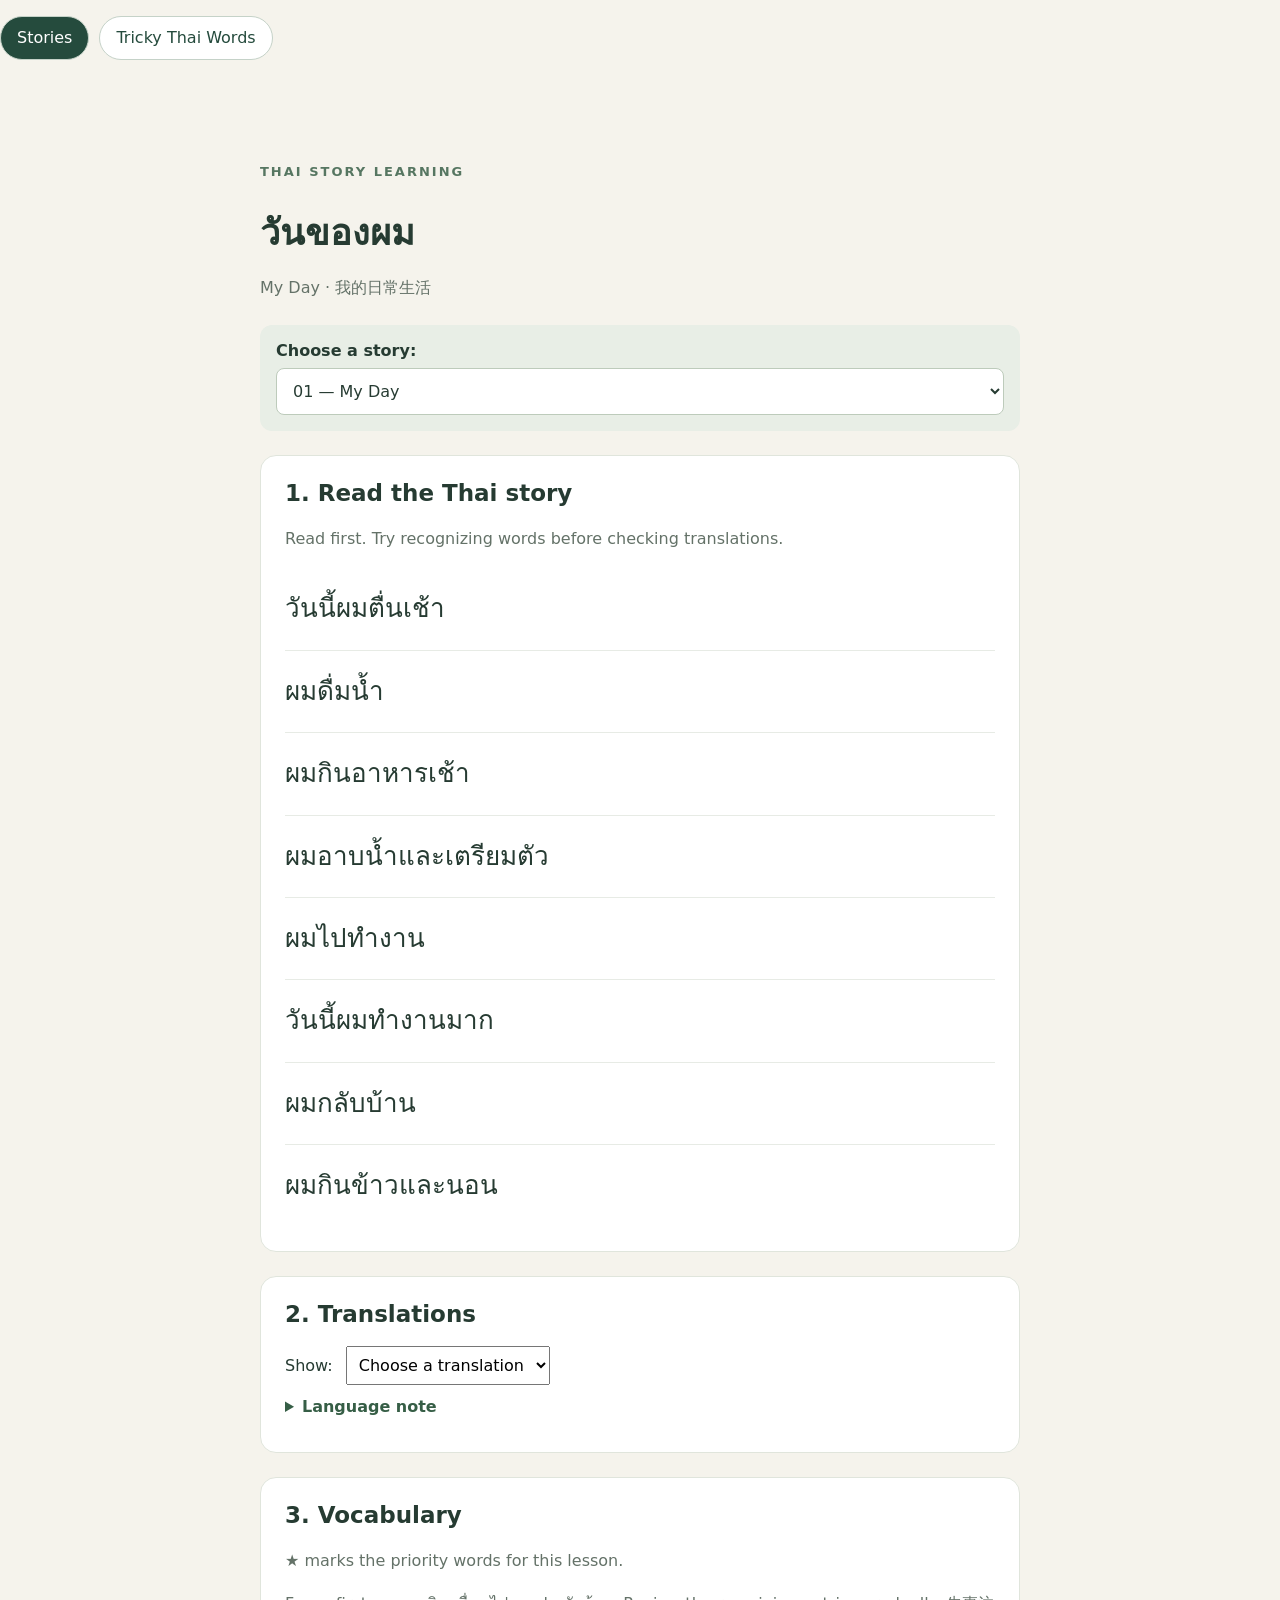
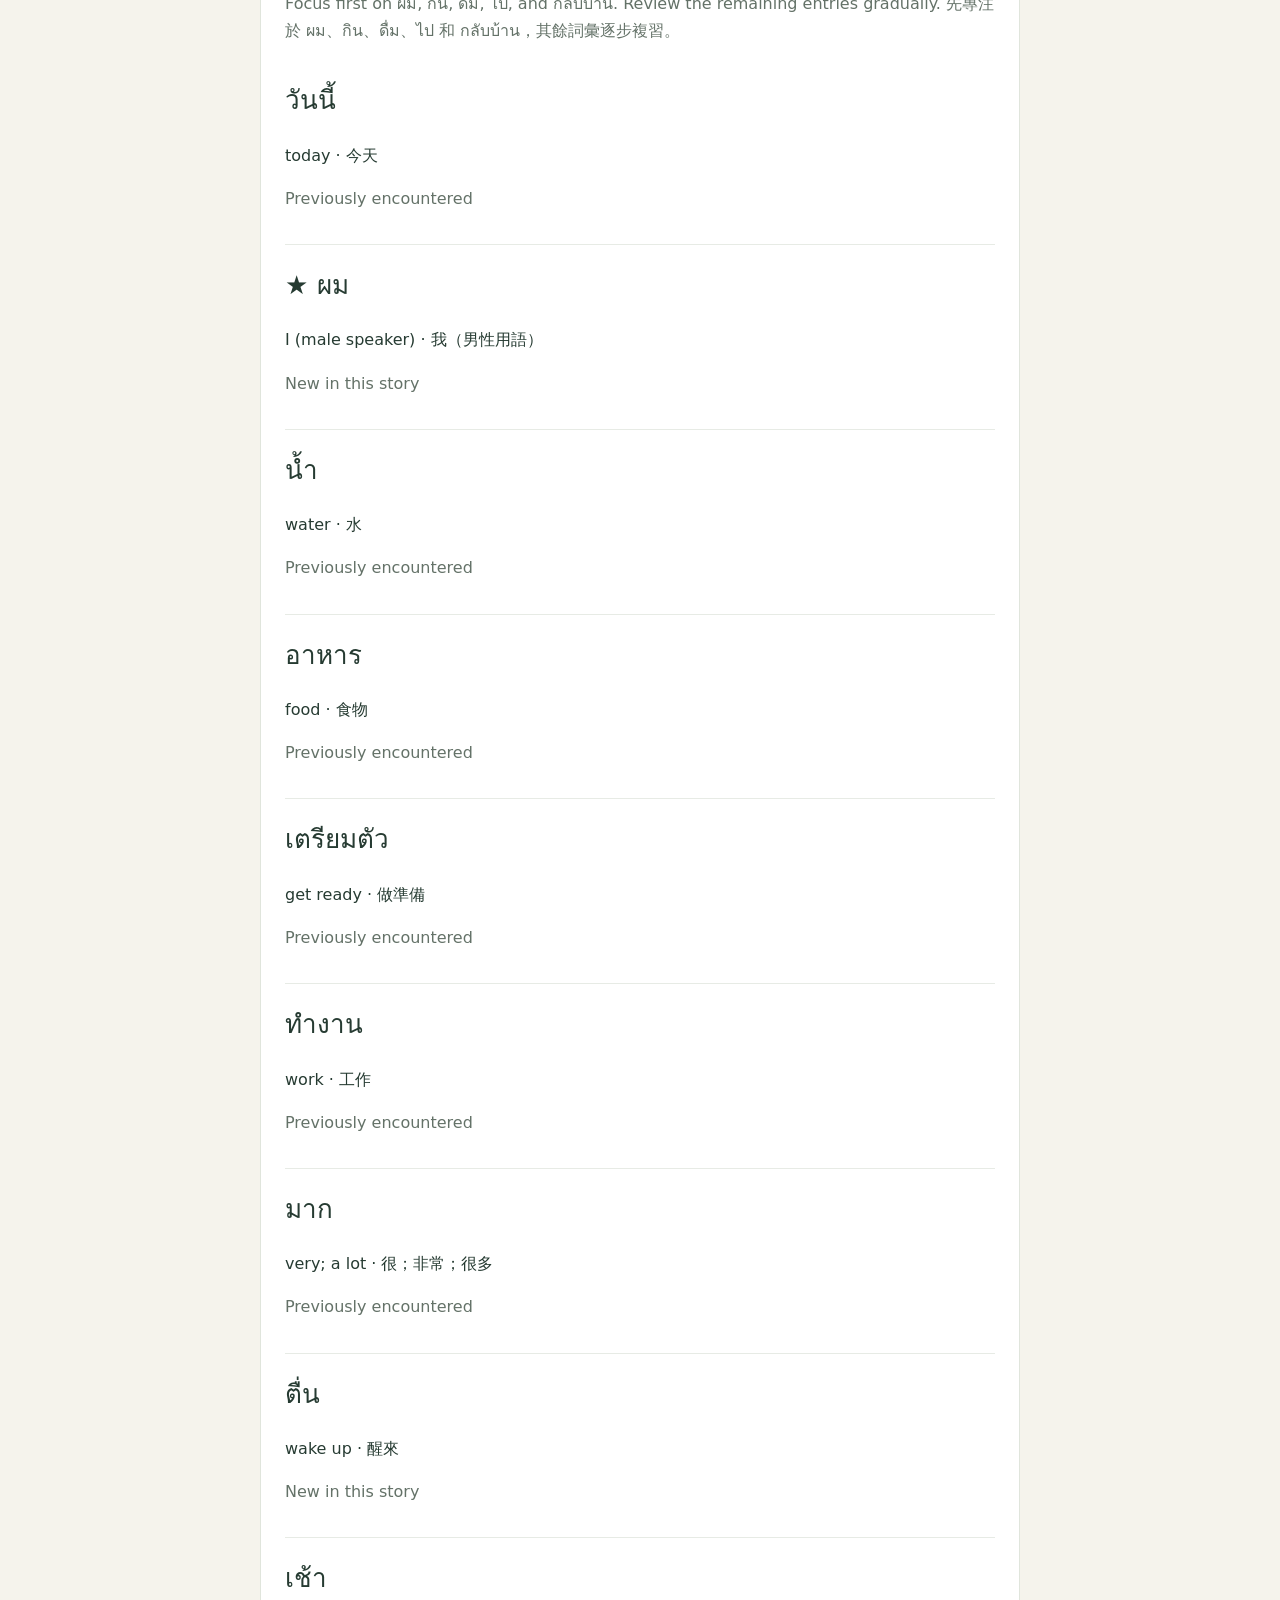
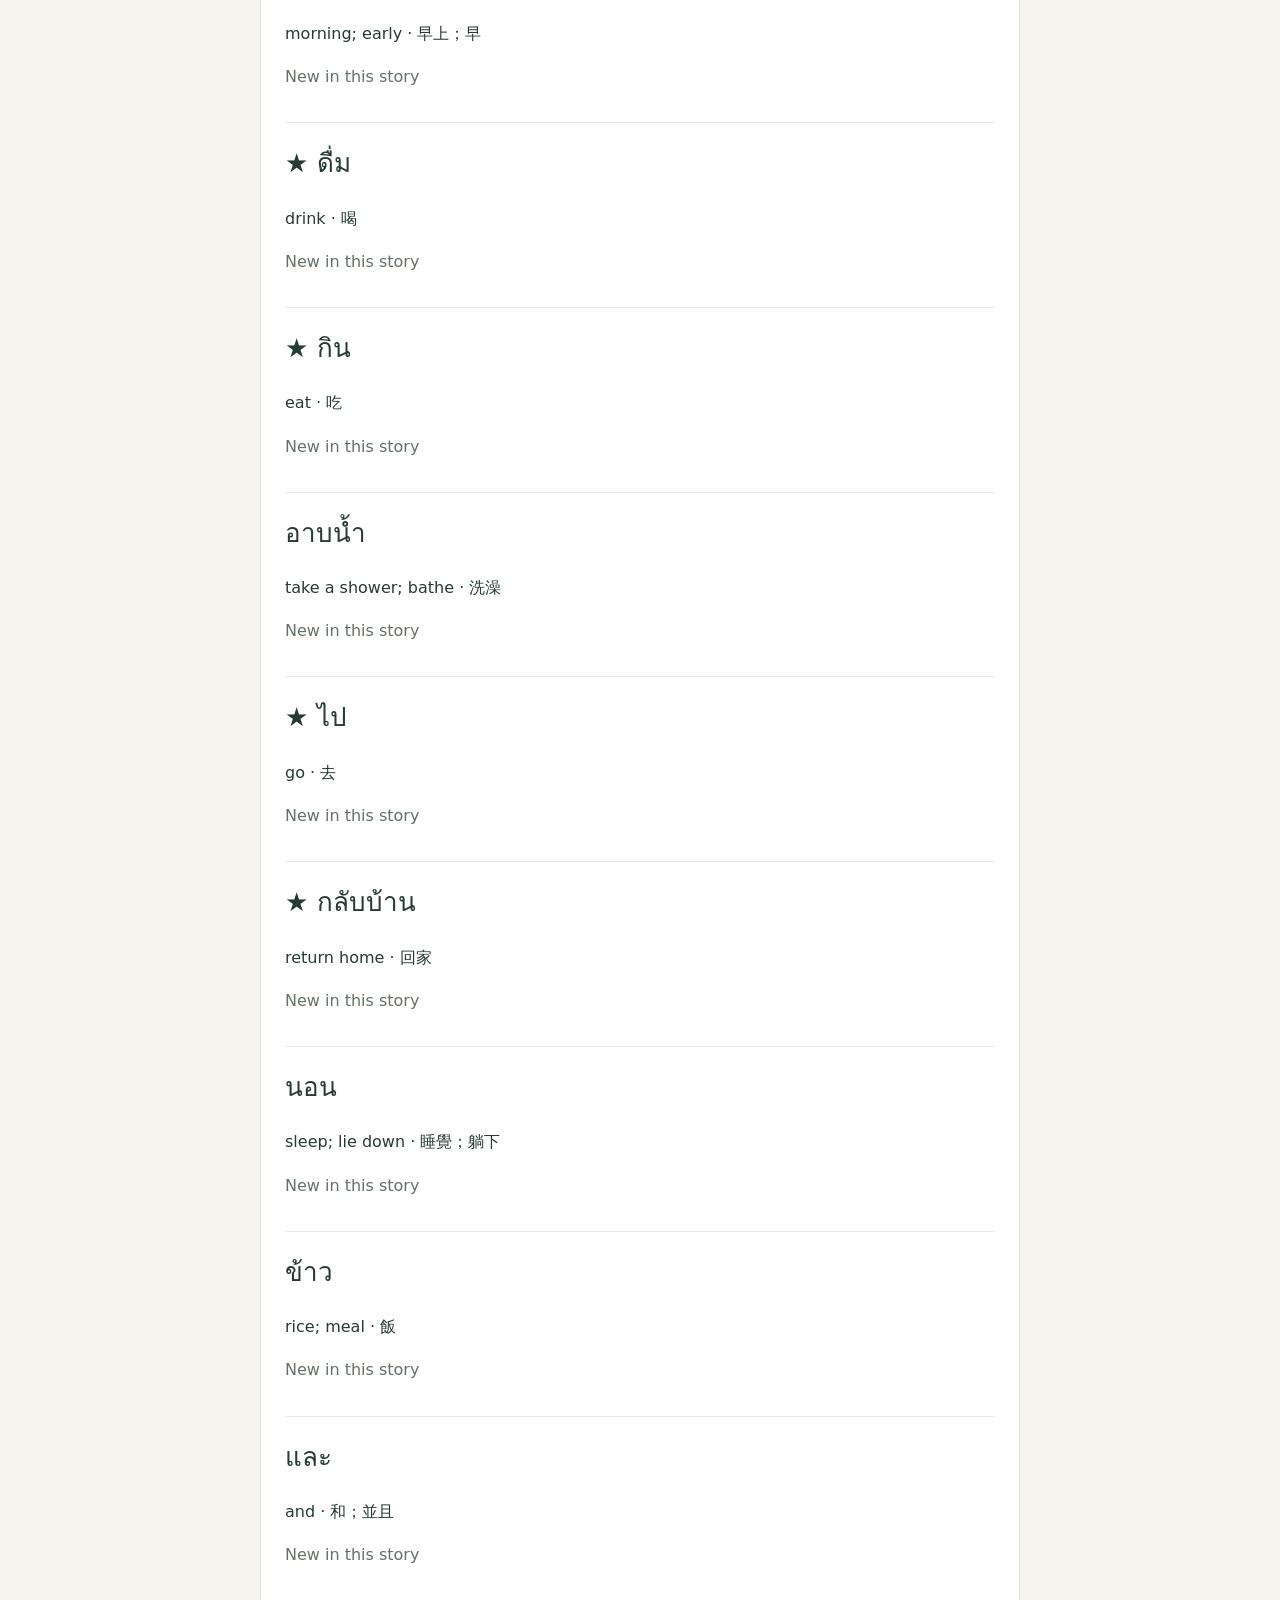
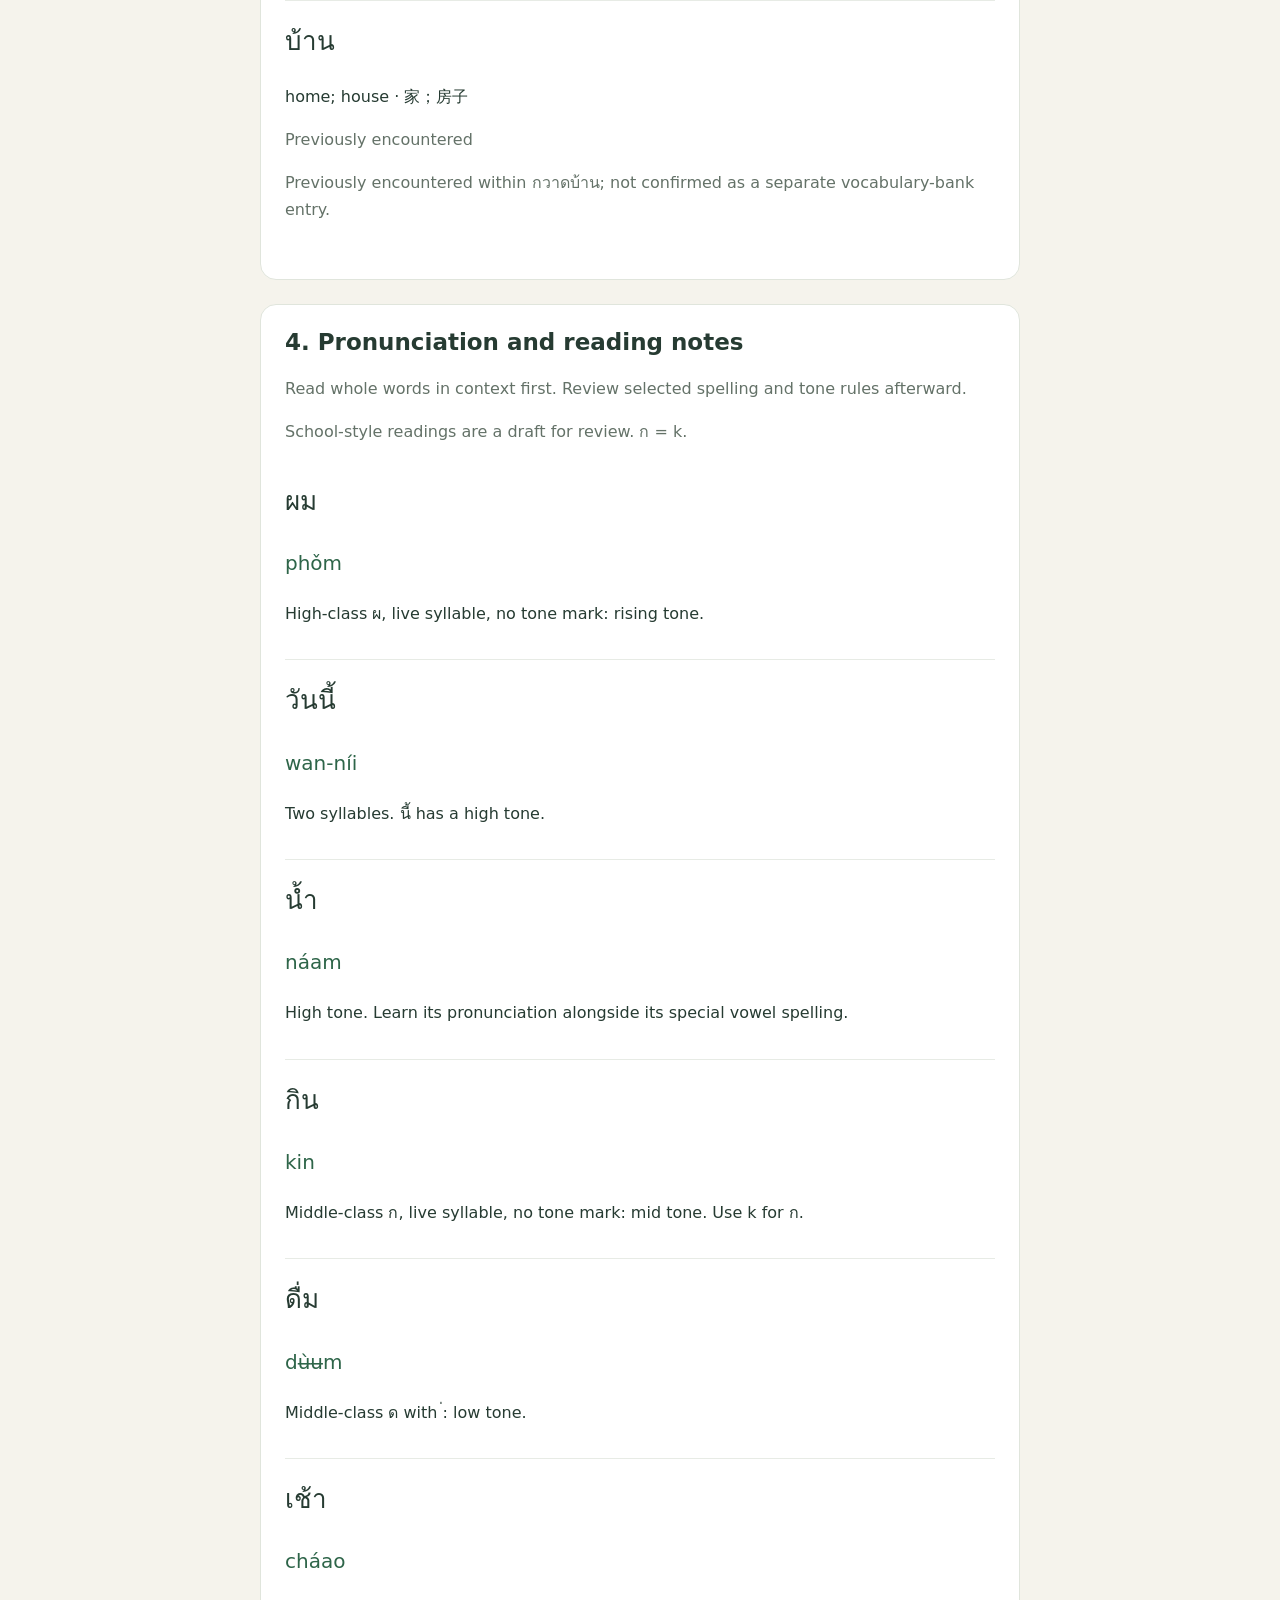
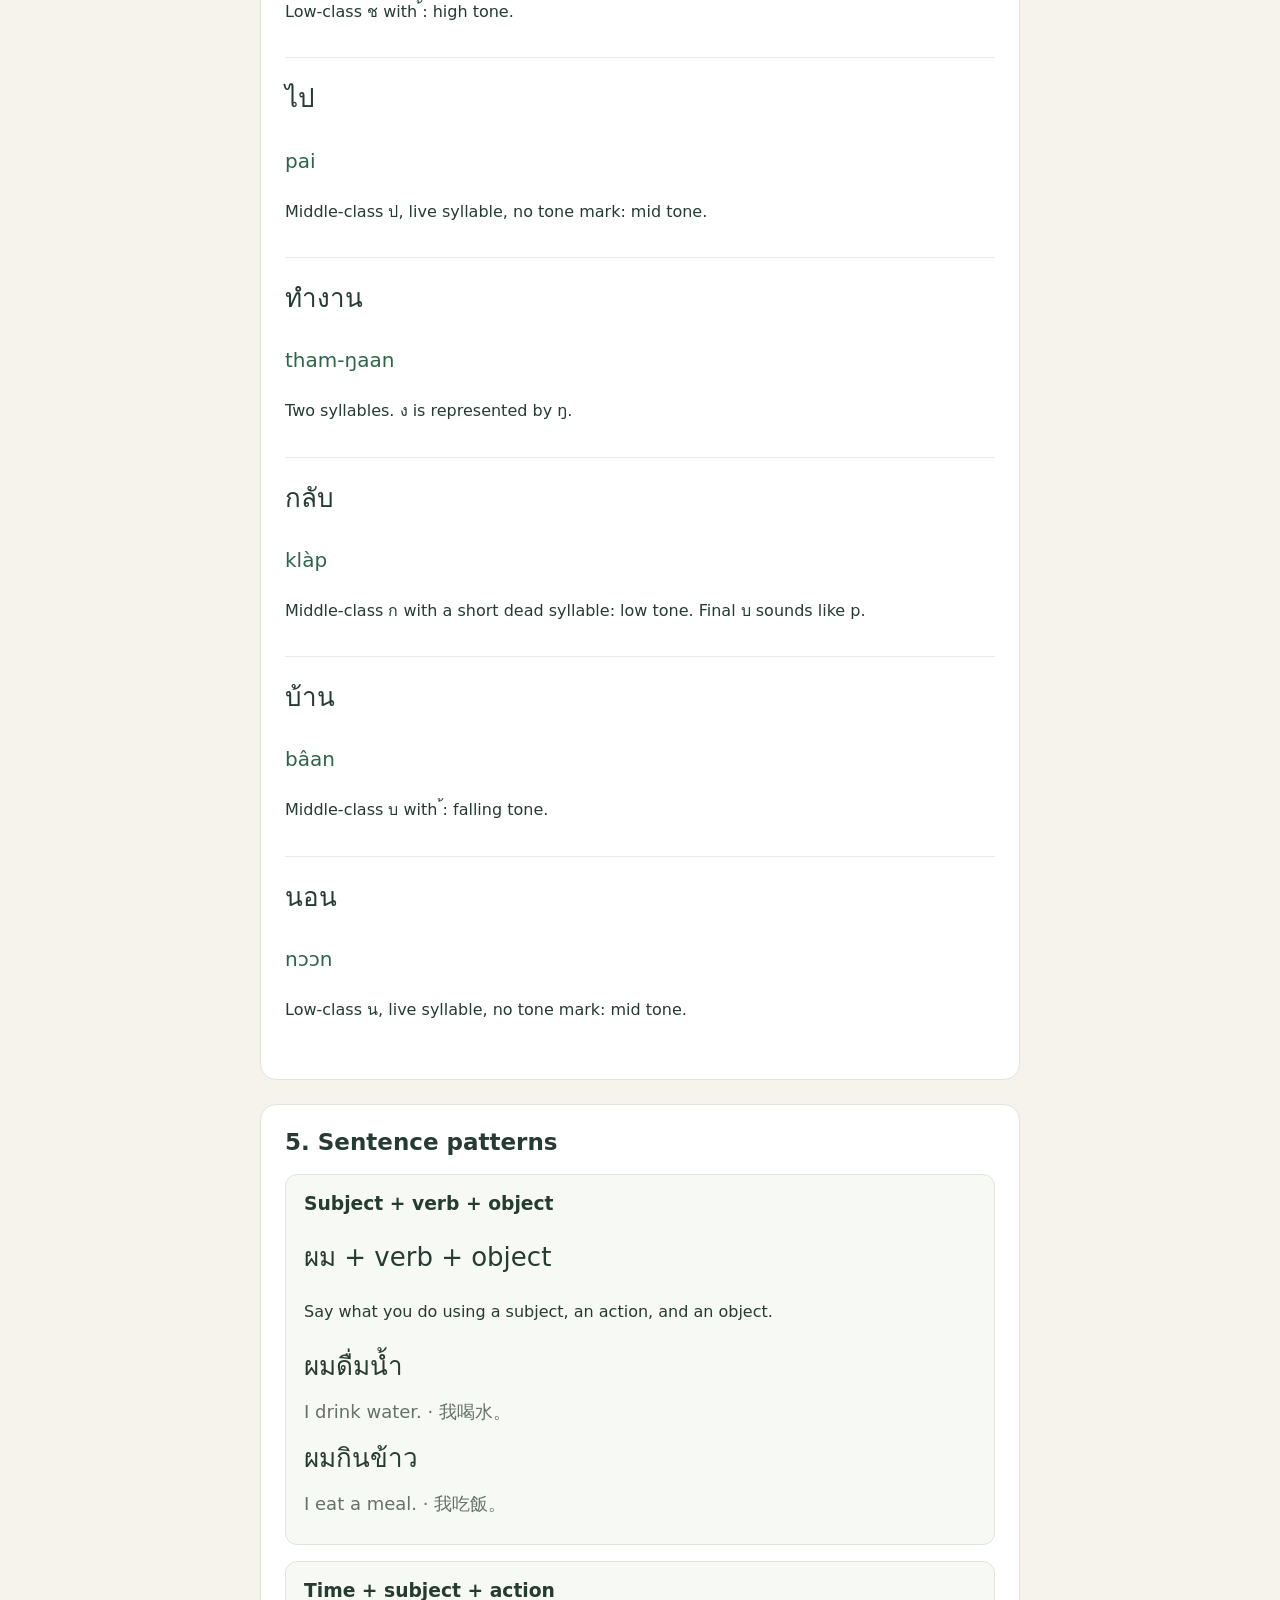
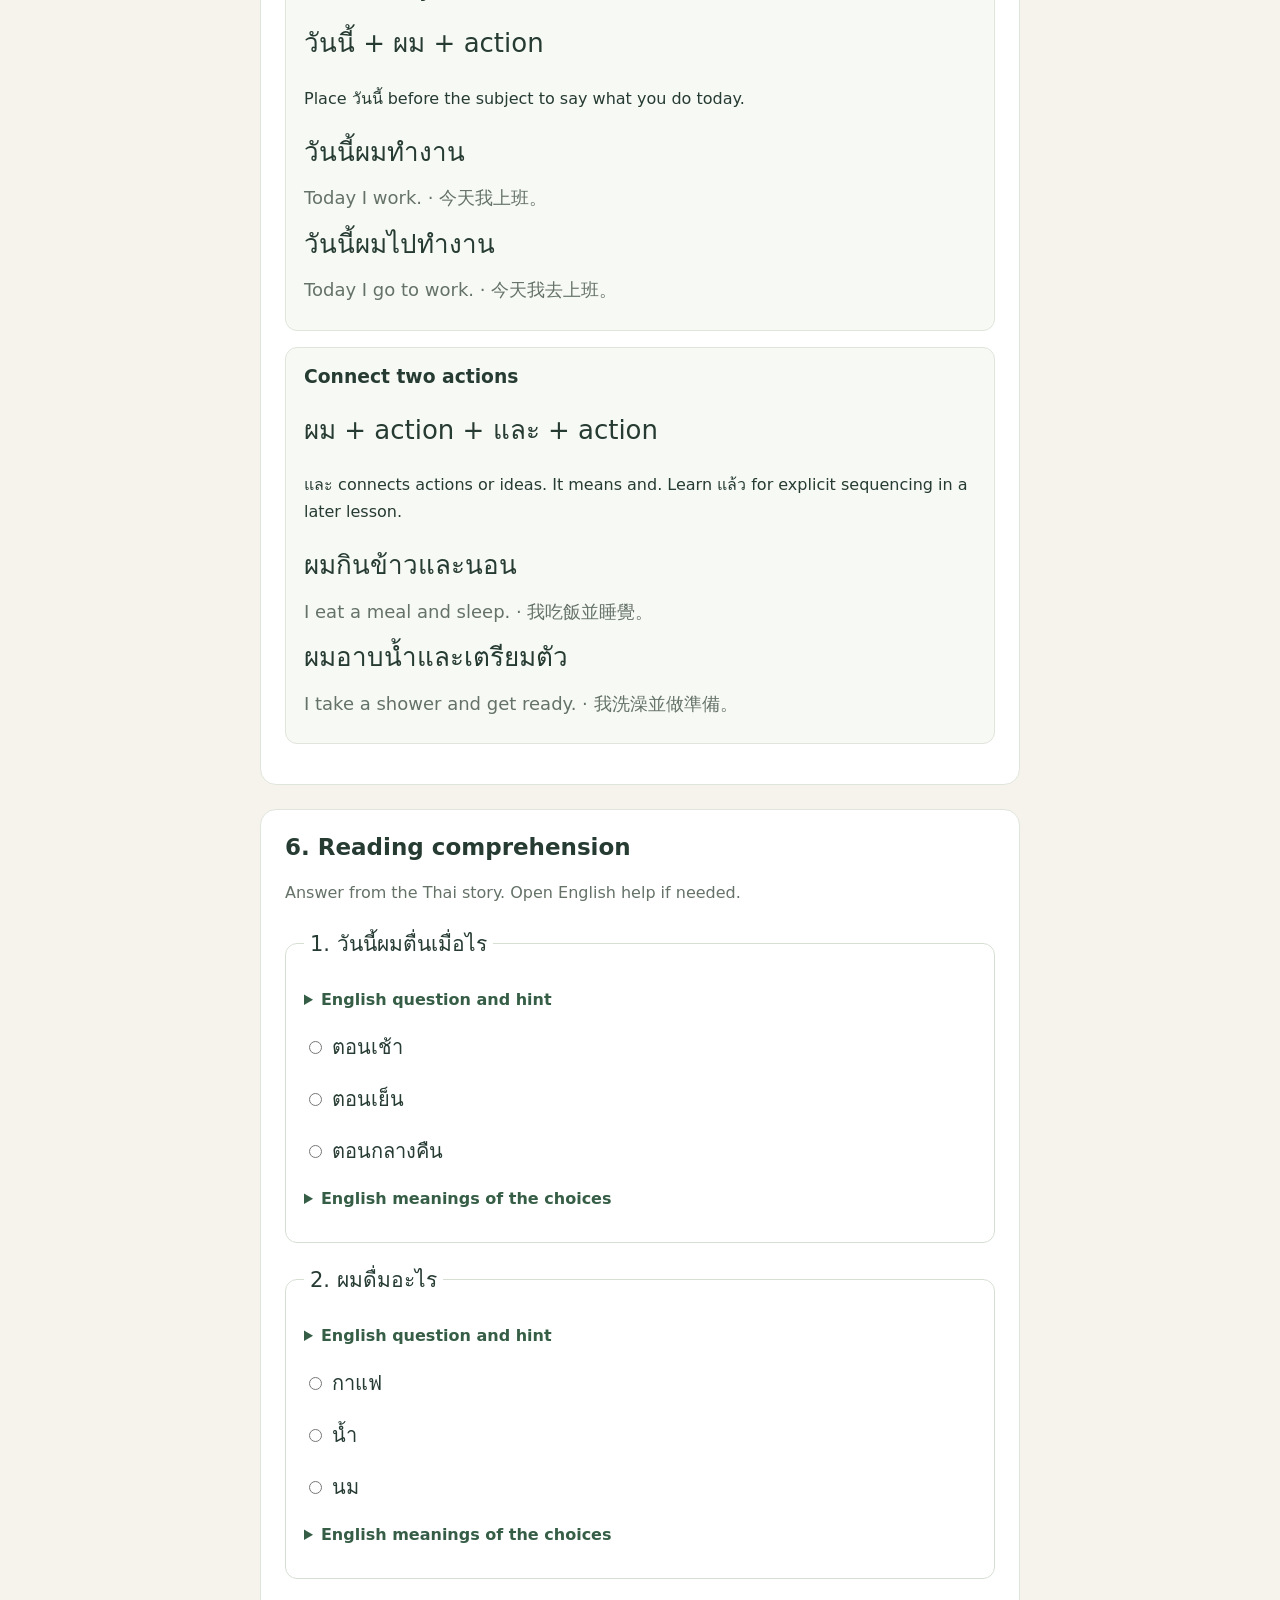
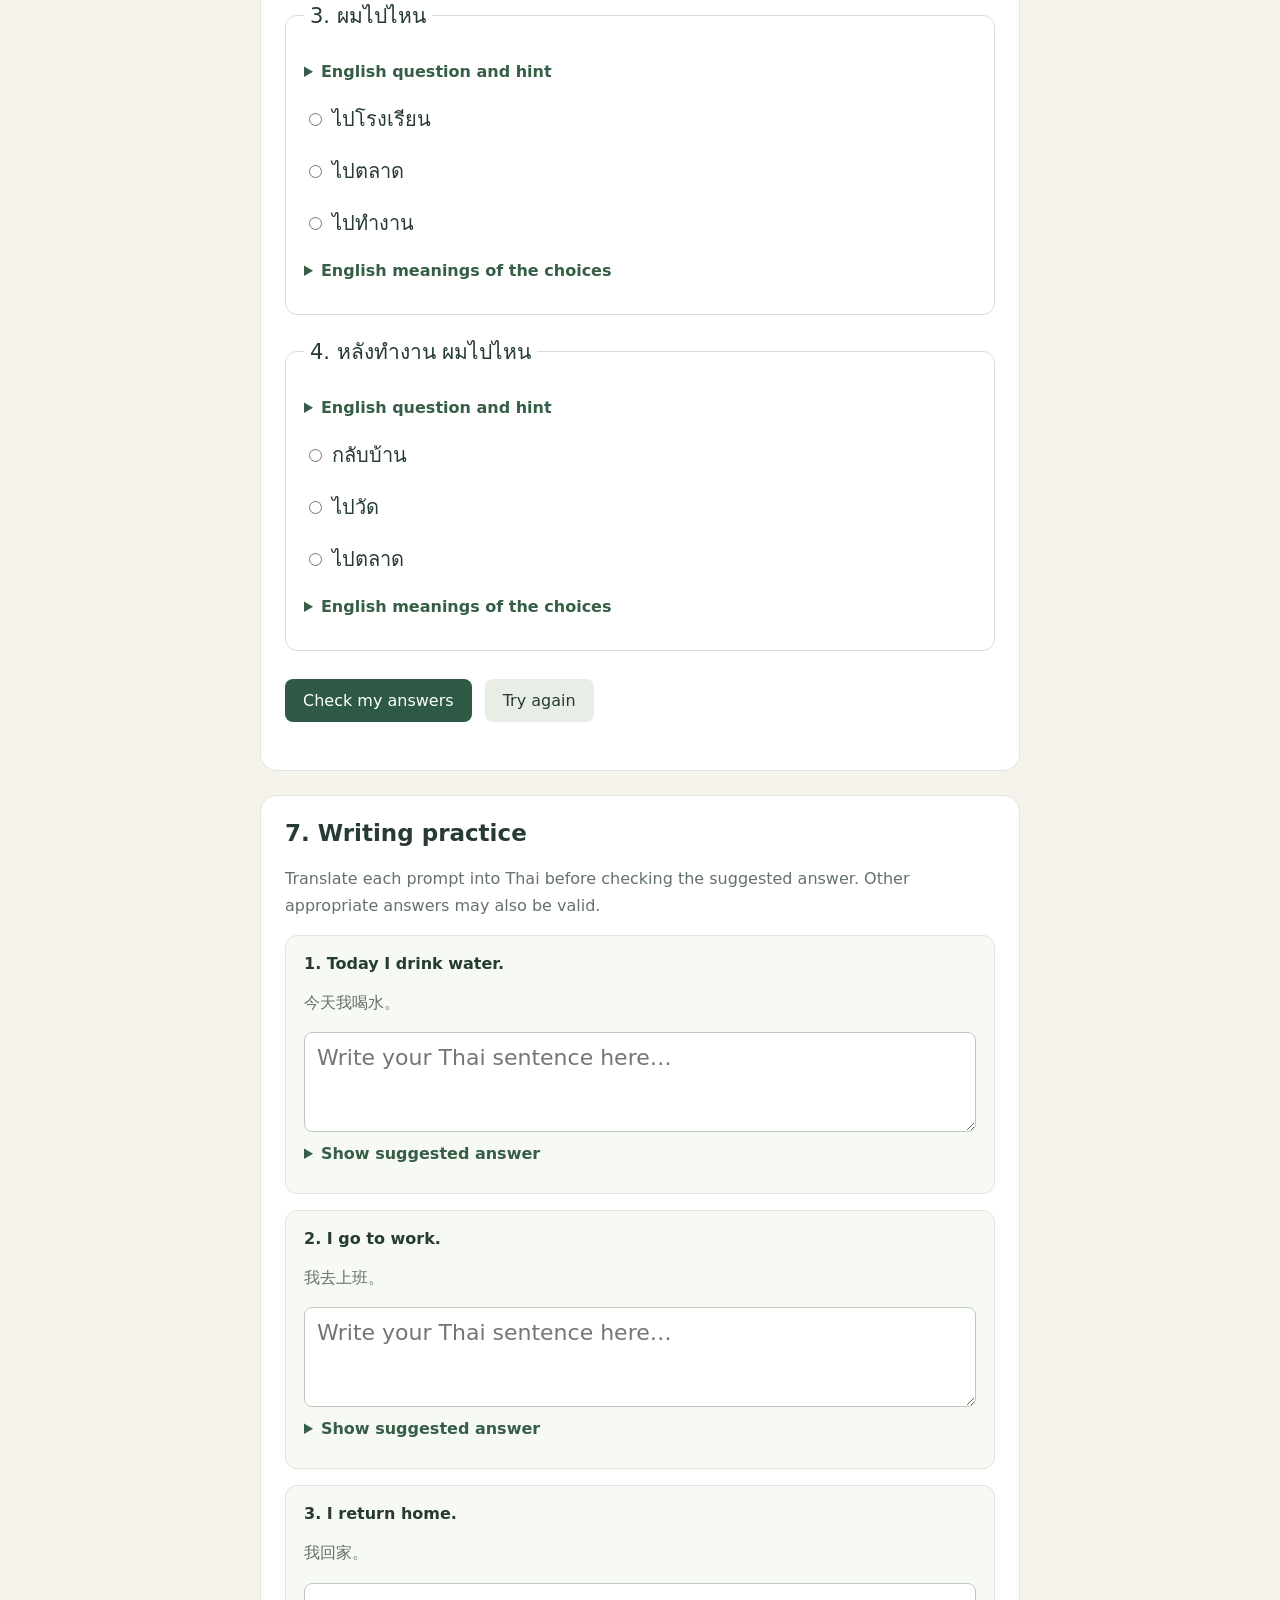
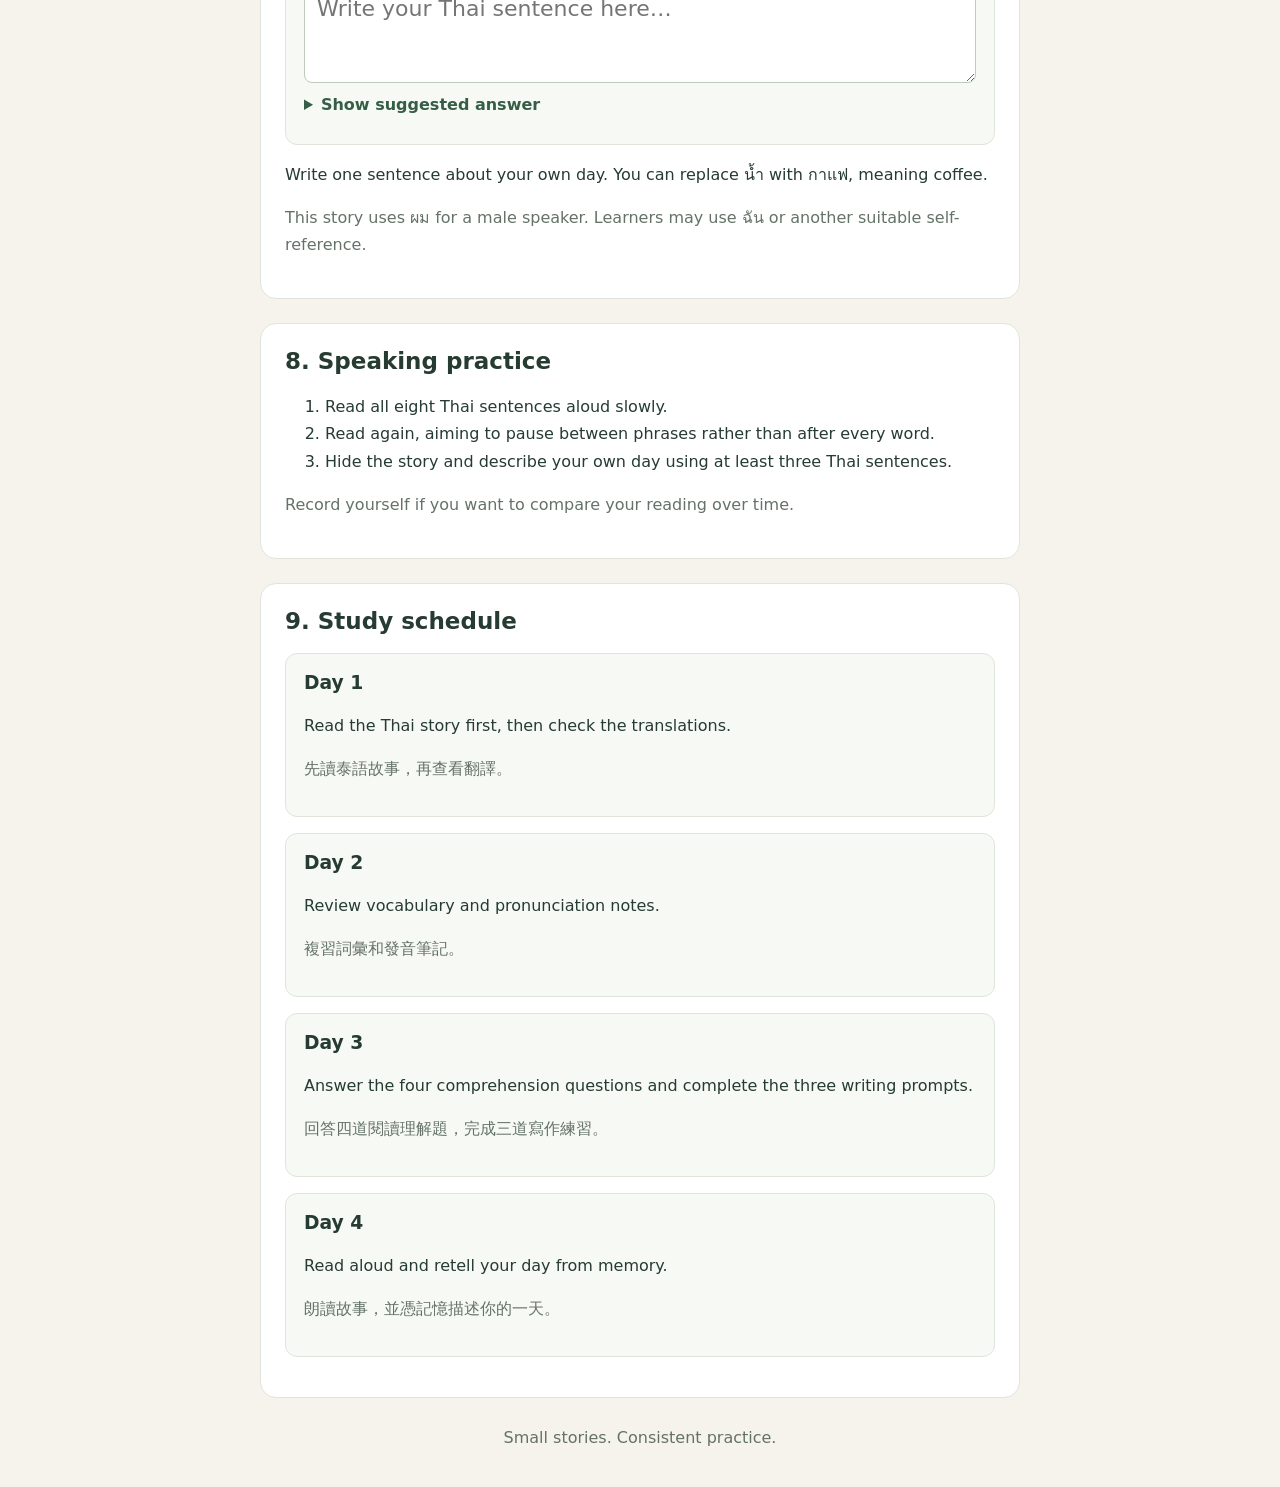
<file: index.html>
<!DOCTYPE html>
<html lang="en">
<head>
  <meta charset="UTF-8">
  <meta name="viewport" content="width=device-width, initial-scale=1">
  <title>Thai Story Learning</title>
  <link rel="stylesheet" href="styles.css">
  <script src="app.js?v=20261103" defer></script>
</head>
<body>
  <nav class="site-nav" aria-label="Main navigation">
  <a href="index.html" aria-current="page">Stories</a>
  <a href="words.html">Tricky Thai Words</a>
  </nav>
  <main>
    <header>
      <p class="eyebrow">THAI STORY LEARNING</p>
      <h1 id="story-title">Loading story…</h1>
      <p id="story-subtitle"></p>
      <div class="story-picker">
        <label for="story-select">Choose a story:</label>
        <select id="story-select">
          <option value="story_001">01 — My Day</option>
          <option value="story_002">02 — My Family</option>
          <option value="story_003">03 — My Home</option>
          <option value="story_004">04 — It’s Hot Today</option>
          <option value="story_005">05 — I Go Shopping</option>
          <option value="story_006">06 — I Like Coffee</option>
          <option value="story_007">07 — My Breakfast</option>
          <option value="story_008">08 — I Work at a Restaurant</option>
          <option value="story_009">09 — A Customer Orders Food</option>
          <option value="story_010">10 — The Restaurant Is Very Busy</option>
          <option value="story_011">11 — I Live in Bangkok</option>
          <option value="story_012">12 — I Take the BTS</option>
          <option value="story_013">13 — Let’s Go to the Market</option>
          <option value="story_014">14 — It’s Raining Today</option>
          <option value="story_015">15 — My Day Off</option>
          <option value="story_016">16 — My New Friend</option>
          <option value="story_017">17 — What’s Your Name?</option>
          <option value="story_018">18 — Let’s Eat Together</option>
          <option value="story_019">19 — I Speak a Little Thai</option>
          <option value="story_020">20 — I Am Happy</option>
          <option value="story_021">21 — I Don’t Feel Well</option>
          <option value="story_022">22 — I Can’t Find Something</option>
          <option value="story_023">23 — I Want to Buy a Shirt</option>
          <option value="story_024">24 — I’m Late Today</option>
          <option value="story_025">25 — I Have an Appointment Tomorrow</option>
          <option value="story_026">26 — My Little Coffee Shop</option>
          <option value="story_027">27 — The First Customer Today</option>
          <option value="story_028">28 — My First Day at Work</option>
          <option value="story_029">29 — A Holiday at the Beach</option>
          <option value="story_030">30 — My New Life in Bangkok</option>
        </select>
</div>
    </header>

    <p id="status" role="status">Loading lesson data…</p>

    <div id="lesson" hidden>
      <section>
        <h2>1. Read the Thai story</h2>
        <p class="hint">Read first. Try recognizing words before checking translations.</p>
        <div id="thai-story"></div>
      </section>

      <section>
        <h2>2. Translations</h2>
        <label for="translation-language">Show:</label>
        <select id="translation-language">
          <option value="none">Choose a translation</option>
          <option value="en">English</option>
          <option value="zh-TW">繁體中文</option>
        </select>
        <div id="translations"></div>
        <div id="language-notes"></div>
      </section>

      <section>
        <h2>3. Vocabulary</h2>
        <p class="hint">★ marks the priority words for this lesson.</p>
        <div id="vocabulary-notes"></div>
        <div id="vocabulary-list"></div>
      </section>

      <section>
        <h2>4. Pronunciation and reading notes</h2>
        <p id="pronunciation-advice" class="hint"></p>
        <p class="hint">School-style readings are a draft for review. ก = k.</p>
        <div id="pronunciation-list"></div>
      </section>

      <section>
        <h2>5. Sentence patterns</h2>
        <div id="patterns"></div>
      </section>

      <section>
        <h2>6. Reading comprehension</h2>
        <p class="hint">Answer from the Thai story. Open English help if needed.</p>
        <form id="quiz-form">
          <div id="quiz-questions"></div>
          <button type="submit">Check my answers</button>
          <button type="button" id="quiz-reset" class="secondary">
            Try again
          </button>
          <p id="quiz-score" role="status"></p>
        </form>
      </section>

      <section>
        <h2>7. Writing practice</h2>
        <p id="writing-instructions" class="hint"></p>
        <div id="writing-prompts"></div>
        <p id="writing-personalization"></p>
        <p id="writing-pronoun-note" class="hint"></p>
      </section>

      <section>
        <h2>8. Speaking practice</h2>
        <ol id="speaking-tasks"></ol>
        <p id="speaking-optional" class="hint"></p>
      </section>

      <section>
        <h2>9. Study schedule</h2>
        <div id="study-schedule"></div>
      </section>
    </div>

    <footer>Small stories. Consistent practice.</footer>
  </main>
</body>
</html>
</file>
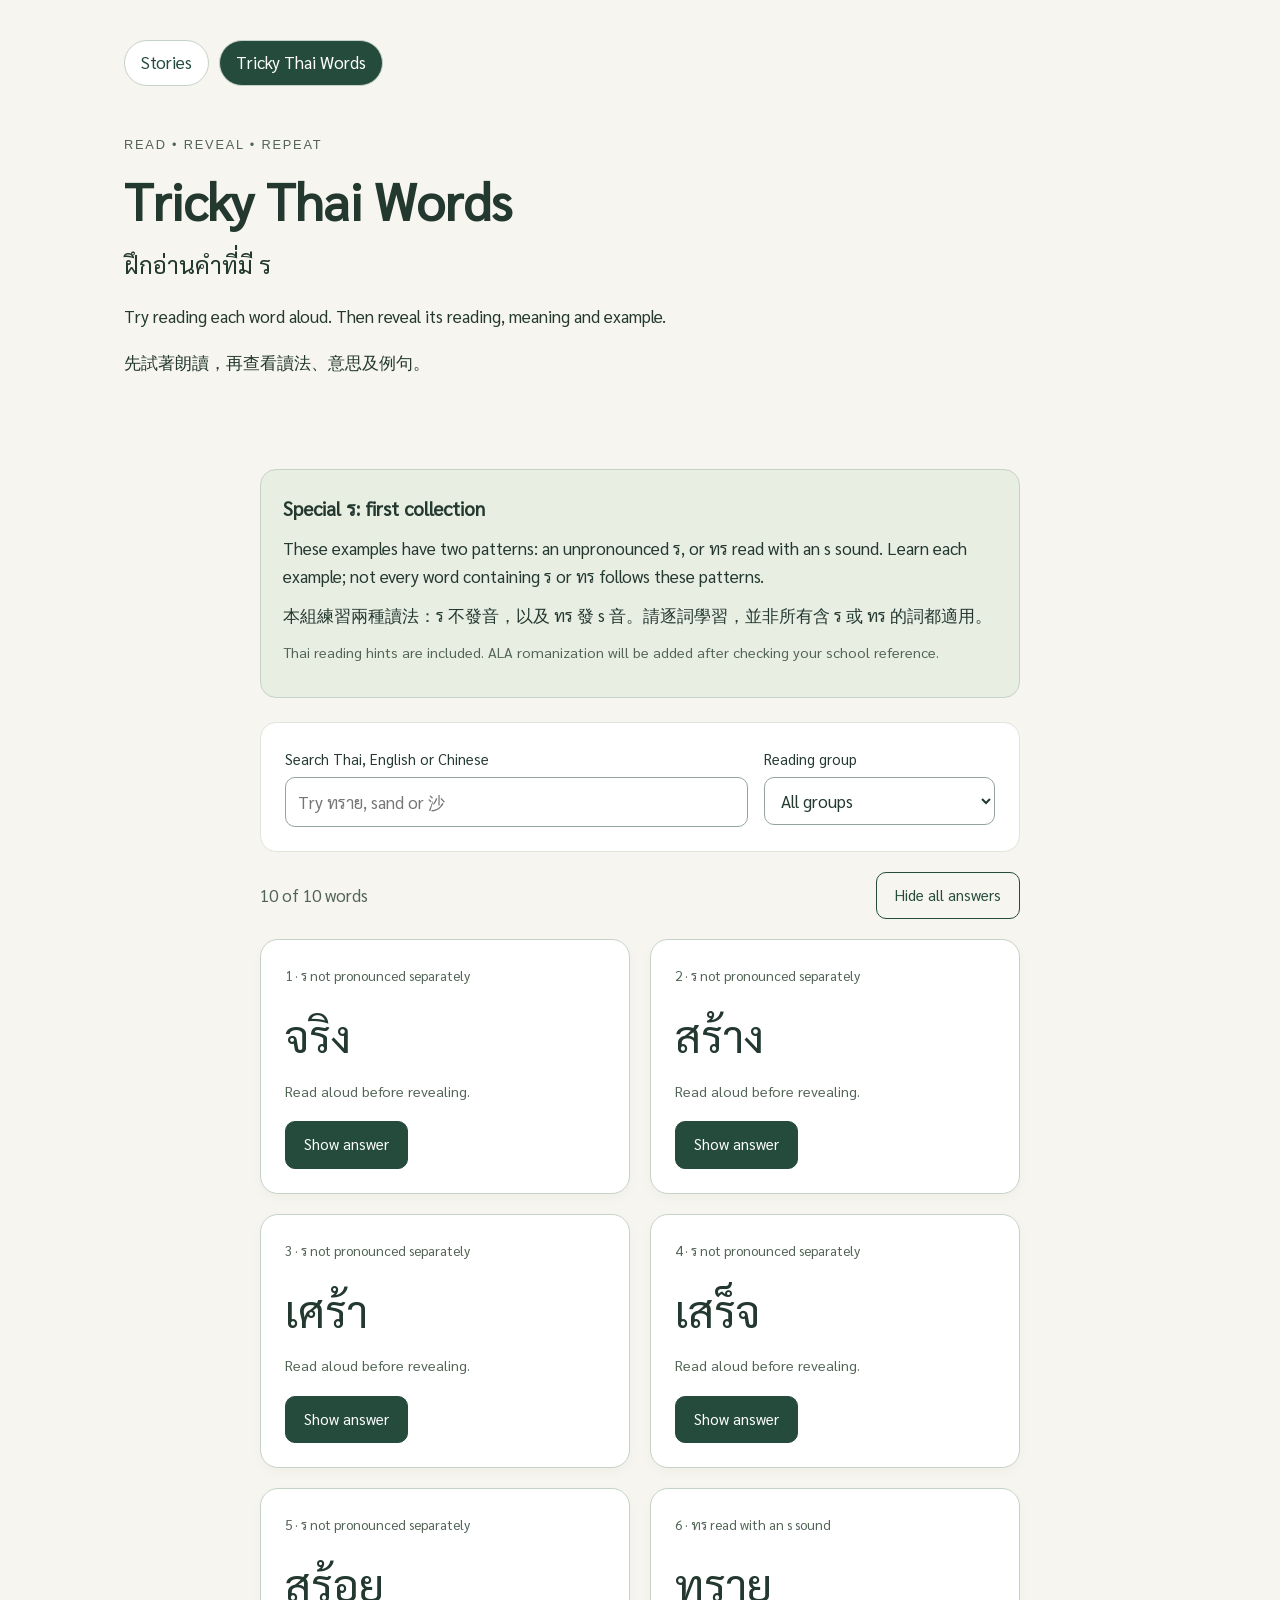
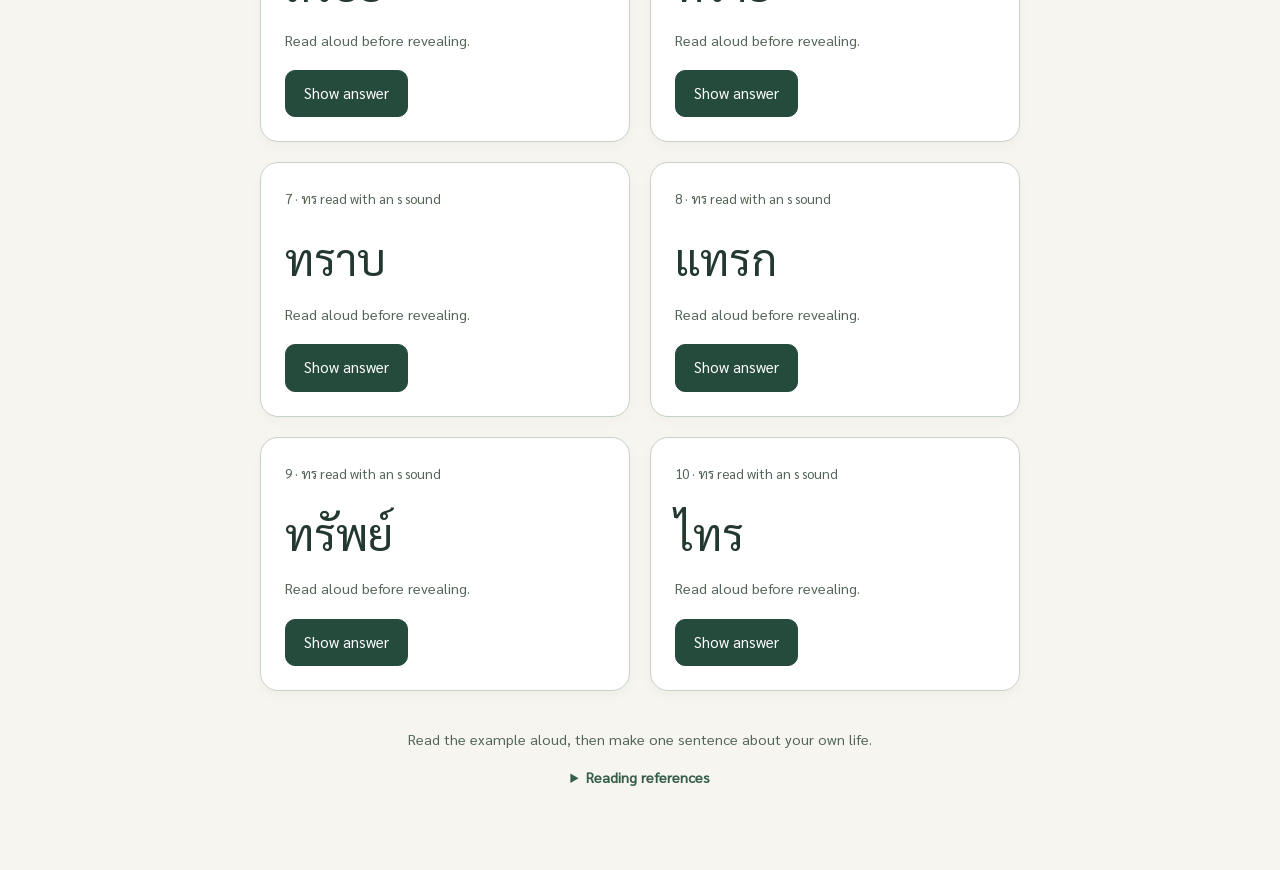
<file: words.html>
<!doctype html>
<html lang="en">
<head>
  <meta charset="UTF-8">
  <meta name="viewport" content="width=device-width, initial-scale=1">
  <title>Tricky Thai Words | Thai Story Learning</title>
  <link rel="stylesheet" href="styles.css?v=words-20261103">
  <script src="words.js?v=20261103" defer></script>
</head>
<body class="words-page">
  <div class="words-shell">
    <nav class="site-nav" aria-label="Main navigation">
      <a href="index.html">Stories</a>
      <a href="words.html" aria-current="page">Tricky Thai Words</a>
    </nav>
    <header class="words-header">
      <p class="words-eyebrow">READ • REVEAL • REPEAT</p>
      <h1>Tricky Thai Words</h1>
      <p lang="th" class="words-thai-subtitle">ฝึกอ่านคำที่มี ร</p>
      <p>Try reading each word aloud. Then reveal its reading, meaning and example.</p>
      <p lang="zh-Hant">先試著朗讀，再查看讀法、意思及例句。</p>
    </header>
    <main>
      <section class="words-intro" aria-labelledby="words-topic-title">
        <h2 id="words-topic-title">Special ร: first collection</h2>
        <p>These examples have two patterns: an unpronounced ร, or ทร read with an s sound. Learn each example; not every word containing ร or ทร follows these patterns.</p>
        <p lang="zh-Hant">本組練習兩種讀法：ร 不發音，以及 ทร 發 s 音。請逐詞學習，並非所有含 ร 或 ทร 的詞都適用。</p>
        <p class="words-small">Thai reading hints are included. ALA romanization will be added after checking your school reference.</p>
      </section>
      <section class="words-controls" aria-label="Find words">
        <div>
          <label for="words-search">Search Thai, English or Chinese</label>
          <input id="words-search" type="search" placeholder="Try ทราย, sand or 沙" autocomplete="off" disabled>
        </div>
        <div>
          <label for="words-group">Reading group</label>
          <select id="words-group" disabled>
            <option value="all">All groups</option>
          </select>
        </div>
      </section>
      <div class="words-toolbar">
        <p id="words-status" role="status" aria-live="polite">Loading word cards…</p>
        <button class="words-button words-secondary" id="words-hide-all" type="button" disabled>Hide all answers</button>
      </div>
      <p id="words-error" class="words-error" role="alert" hidden></p>
      <div id="words-grid" class="words-grid" aria-label="Word cards"></div>
      <p id="words-empty" class="words-empty" hidden>No matching words. Try another search or choose All groups.</p>
      <noscript><p>Please enable JavaScript to load the word cards.</p></noscript>
      <footer class="words-footer">
        <p>Read the example aloud, then make one sentence about your own life.</p>
        <details>
          <summary>Reading references</summary>
          <p>Thai reading hints were checked against DLTV materials on คำควบไม่แท้. Example sentences and translations were written for this collection. This is a starter collection, not a complete guide to ร.</p>
          <ul>
            <li><a href="https://dltv.ac.th/utils/files/download/179572" target="_blank" rel="noopener noreferrer">DLTV: คำควบไม่แท้ lesson</a></li>
            <li><a href="https://dltv.ac.th/utils/files/download/175610" target="_blank" rel="noopener noreferrer">DLTV: ทร reading worksheet</a></li>
          </ul>
        </details>
      </footer>
    </main>
  </div>
</body>
</html>
</file>
<file: styles.css>
* {
  box-sizing: border-box;
}

body {
  margin: 0;
  background: #f5f3ec;
  color: #263b32;
  font-family: system-ui, sans-serif;
}

main {
  max-width: 800px;
  margin: 0 auto;
  padding: 40px 20px;
}

.eyebrow {
  color: #567661;
  font-size: 13px;
  font-weight: 700;
  letter-spacing: 2px;
}

h1 {
  font-size: 36px;
  line-height: 1.4;
  margin-bottom: 8px;
}

h2 {
  margin-top: 0;
  font-size: 23px;
}

h3 {
  margin-top: 0;
}

p, li {
  line-height: 1.7;
}

#story-subtitle,
.hint,
footer {
  color: #647268;
}

section {
  margin-top: 24px;
  padding: 24px;
  background: white;
  border: 1px solid #e0e5dc;
  border-radius: 16px;
}

select {
  max-width: 100%;
  margin-left: 8px;
  padding: 8px;
  font: inherit;
}

.item {
  padding: 16px 0;
  border-bottom: 1px solid #e7ebe5;
}

.item:last-child {
  border-bottom: none;
}

.thai {
  margin: 0;
  font-size: 26px;
  line-height: 1.9;
}

.translation {
  margin: 6px 0;
  color: #657268;
  font-size: 18px;
}

.reading {
  color: #2e6549;
  font-size: 20px;
}

.card {
  margin: 16px 0;
  padding: 18px;
  background: #f7f9f5;
  border: 1px solid #e0e5dc;
  border-radius: 12px;
}

fieldset {
  min-width: 0;
  margin: 20px 0;
  padding: 18px;
  border: 1px solid #d7dfd5;
  border-radius: 12px;
}

legend {
  padding: 0 6px;
  font-size: 21px;
}

.choice {
  display: block;
  padding: 10px 0;
  font-size: 20px;
  cursor: pointer;
}

input[type="radio"] {
  margin-right: 10px;
}

details {
  margin: 12px 0;
}

summary {
  cursor: pointer;
  color: #365e46;
  font-weight: 600;
}

button {
  margin: 8px 8px 8px 0;
  padding: 12px 18px;
  border: 0;
  border-radius: 8px;
  background: #2e5944;
  color: white;
  font: inherit;
  cursor: pointer;
}

button.secondary {
  background: #e8eee6;
  color: #263b32;
}

textarea {
  display: block;
  width: 100%;
  min-height: 100px;
  margin-top: 10px;
  padding: 12px;
  border: 1px solid #bdcbbb;
  border-radius: 8px;
  font: inherit;
  font-size: 22px;
}

.writing-label {
  display: block;
  font-weight: 600;
}

.feedback {
  font-weight: 600;
}

.correct {
  color: #24603e;
}

.incorrect {
  color: #a03524;
}

button:focus-visible,
select:focus-visible,
textarea:focus-visible,
input:focus-visible,
summary:focus-visible {
  outline: 3px solid #a77522;
  outline-offset: 3px;
}

footer {
  margin-top: 30px;
  text-align: center;
}

@media (max-width: 480px) {
  main {
    padding: 24px 12px;
  }

  section {
    padding: 18px;
  }

  h1 {
    font-size: 30px;
  }
}

.story-picker {
  margin-top: 24px;
  padding: 16px;
  background: #e8eee6;
  border-radius: 12px;
}

.story-picker label {
  display: block;
  margin-bottom: 8px;
  font-weight: 600;
}

.story-picker select {
  width: 100%;
  margin-left: 0;
  padding: 12px;
  border: 1px solid #bdcbbb;
  border-radius: 8px;
  background: white;
  color: #263b32;
}
/* BEGIN WORD CARDS — append this section to your existing styles.css. */
@font-face {
  font-family: "WordCardsSarabun";
  src: url("./assets/fonts/Sarabun-Regular.ttf") format("truetype");
  font-style: normal;
  font-weight: 400;
  font-display: swap;
}
body.words-page {
  margin: 0;
  background: #f6f5ef;
  color: #23382f;
  font-family: "WordCardsSarabun", Tahoma, "Noto Serif Thai", serif;
  font-size: 17px;
  line-height: 1.65;
}
.words-page *, .words-page *::before, .words-page *::after { box-sizing: border-box; }
.words-page [hidden] { display: none !important; }
.words-page .words-shell { width: min(1080px, 100%); margin: 0 auto; padding: 24px; }
.words-page .words-nav { display: flex; flex-wrap: wrap; gap: 10px; margin-bottom: 38px; }
.words-page .words-nav a { display: inline-block; padding: 10px 16px; color: #254b3d; border-radius: 24px; text-decoration: none; background: #fff; border: 1px solid #c5d2c8; }
.words-page .words-nav a[aria-current="page"] { background: #254b3d; color: #fff; }
.words-page .words-header { max-width: 760px; margin-bottom: 28px; }
.words-page h1 { margin: 6px 0; color: #23382f; font-size: clamp(2rem, 6vw, 3.2rem); line-height: 1.25; }
.words-page .words-eyebrow { color: #526456; font-family: Arial, sans-serif; font-size: .8rem; letter-spacing: .14em; }
.words-page .words-thai-subtitle { font-size: 1.5rem; margin: 12px 0; }
.words-page .words-intro { padding: 22px; background: #e9eee3; border: 1px solid #c5d2c8; border-radius: 16px; margin-bottom: 24px; }
.words-page .words-intro h2 { font-size: 1.2rem; margin: 0 0 8px; }
.words-page .words-intro p { margin: 10px 0; }
.words-page .words-small { font-size: .9rem; color: #526456; }
.words-page .words-controls { display: grid; grid-template-columns: 2fr 1fr; gap: 16px; }
.words-page .words-controls label { display: block; font-size: .92rem; margin-bottom: 6px; }
.words-page .words-controls input, .words-page .words-controls select {
  width: 100%; min-height: 48px; padding: 10px 12px; font: inherit; color: #23382f;
  background: #fff; border: 1px solid #94a69b; border-radius: 10px; margin: 0;
}
.words-page .words-toolbar { display: flex; flex-wrap: wrap; align-items: center; justify-content: space-between; gap: 10px; margin: 20px 0; }
.words-page #words-status { margin: 0; color: #526456; }
.words-page .words-grid { display: grid; grid-template-columns: repeat(2, minmax(0, 1fr)); gap: 20px; align-items: start; }
.words-page .words-card { min-width: 0; border: 1px solid #c5d2c8; border-radius: 18px; background: #fff; padding: 24px; box-shadow: 0 4px 12px #23382f08; text-align: left; overflow-wrap: anywhere; }
.words-page .words-card-label { margin: 0 0 12px; color: #526456; font-size: .85rem; }
.words-page .words-card-word { font-family: "WordCardsSarabun", Tahoma, serif; font-size: 2.8rem; line-height: 1.6; margin: 4px 0; font-weight: 400; color: #23382f; }
.words-page .words-card-prompt { font-size: .9rem; color: #526456; margin: 8px 0 18px; }
.words-page .words-button { display: inline-block; width: auto; min-height: 44px; padding: 10px 18px; border: 1px solid #254b3d; border-radius: 10px; background: #254b3d; color: #fff; font: inherit; font-size: .95rem; cursor: pointer; margin: 0; }
.words-page .words-button:hover { background: #183a2c; }
.words-page .words-secondary { background: transparent; color: #254b3d; }
.words-page .words-secondary:hover { background: #e9eee3; }
.words-page .words-button:disabled { opacity: .55; cursor: wait; }
.words-page a:focus-visible, .words-page button:focus-visible, .words-page input:focus-visible, .words-page select:focus-visible, .words-page summary:focus-visible { outline: 3px solid #b05a22; outline-offset: 4px; }
.words-page .words-answer { margin-top: 20px; padding-top: 18px; border-top: 1px solid #d7dfd8; }
.words-page .words-field-label { font-size: .85rem; color: #526456; margin: 0; }
.words-page .words-reading { font-size: 1.7rem; margin: 4px 0 14px; color: #254b3d; }
.words-page .words-meaning, .words-page .words-chinese { font-size: 1.15rem; margin: 5px 0; }
.words-page .words-note { font-size: .95rem; margin: 12px 0; }
.words-page .words-example-label { margin: 20px 0 8px; font-size: 1rem; }
.words-page .words-example-thai { font-size: 1.25rem; line-height: 1.9; margin: 8px 0; }
.words-page .words-example-translation { margin: 7px 0; font-size: .95rem; }
.words-page .words-error { background: #fff1ed; border: 1px solid #a33a24; color: #792818; padding: 18px; border-radius: 12px; }
.words-page .words-empty { padding: 24px; text-align: center; }
.words-page .words-footer { margin: 36px 0 16px; color: #526456; font-size: .9rem; }
.words-page .words-footer a { color: #254b3d; }
.words-page summary { cursor: pointer; }
@media (max-width: 640px) {
  .words-page .words-shell { padding: 18px 16px; }
  .words-page .words-grid, .words-page .words-controls { grid-template-columns: 1fr; }
  .words-page .words-card { padding: 20px; }
  .words-page .words-nav { margin-bottom: 26px; }
}
/* END WORD CARDS */
/* Begin Shared navigation for Stories and Words */
.site-nav {
  display: flex;
  flex-wrap: wrap;
  gap: 10px;
  margin: 0 0 32px;
  padding: 16px 0;
}

.site-nav a {
  display: inline-flex;
  align-items: center;
  justify-content: center;
  min-height: 44px;
  padding: 10px 16px;
  border: 1px solid #c5d2c8;
  border-radius: 24px;
  background: #fff;
  color: #254b3d;
  font: inherit;
  line-height: 1.4;
  text-decoration: none;
}

.site-nav a[aria-current="page"] {
  background: #254b3d;
  color: #fff;
}

.site-nav a:hover {
  background: #e9eee3;
  color: #254b3d;
}

.site-nav a:focus-visible {
  outline: 3px solid #b05a22;
  outline-offset: 4px;
}
/* End Shared navigation for Stories and Words */
</file>
